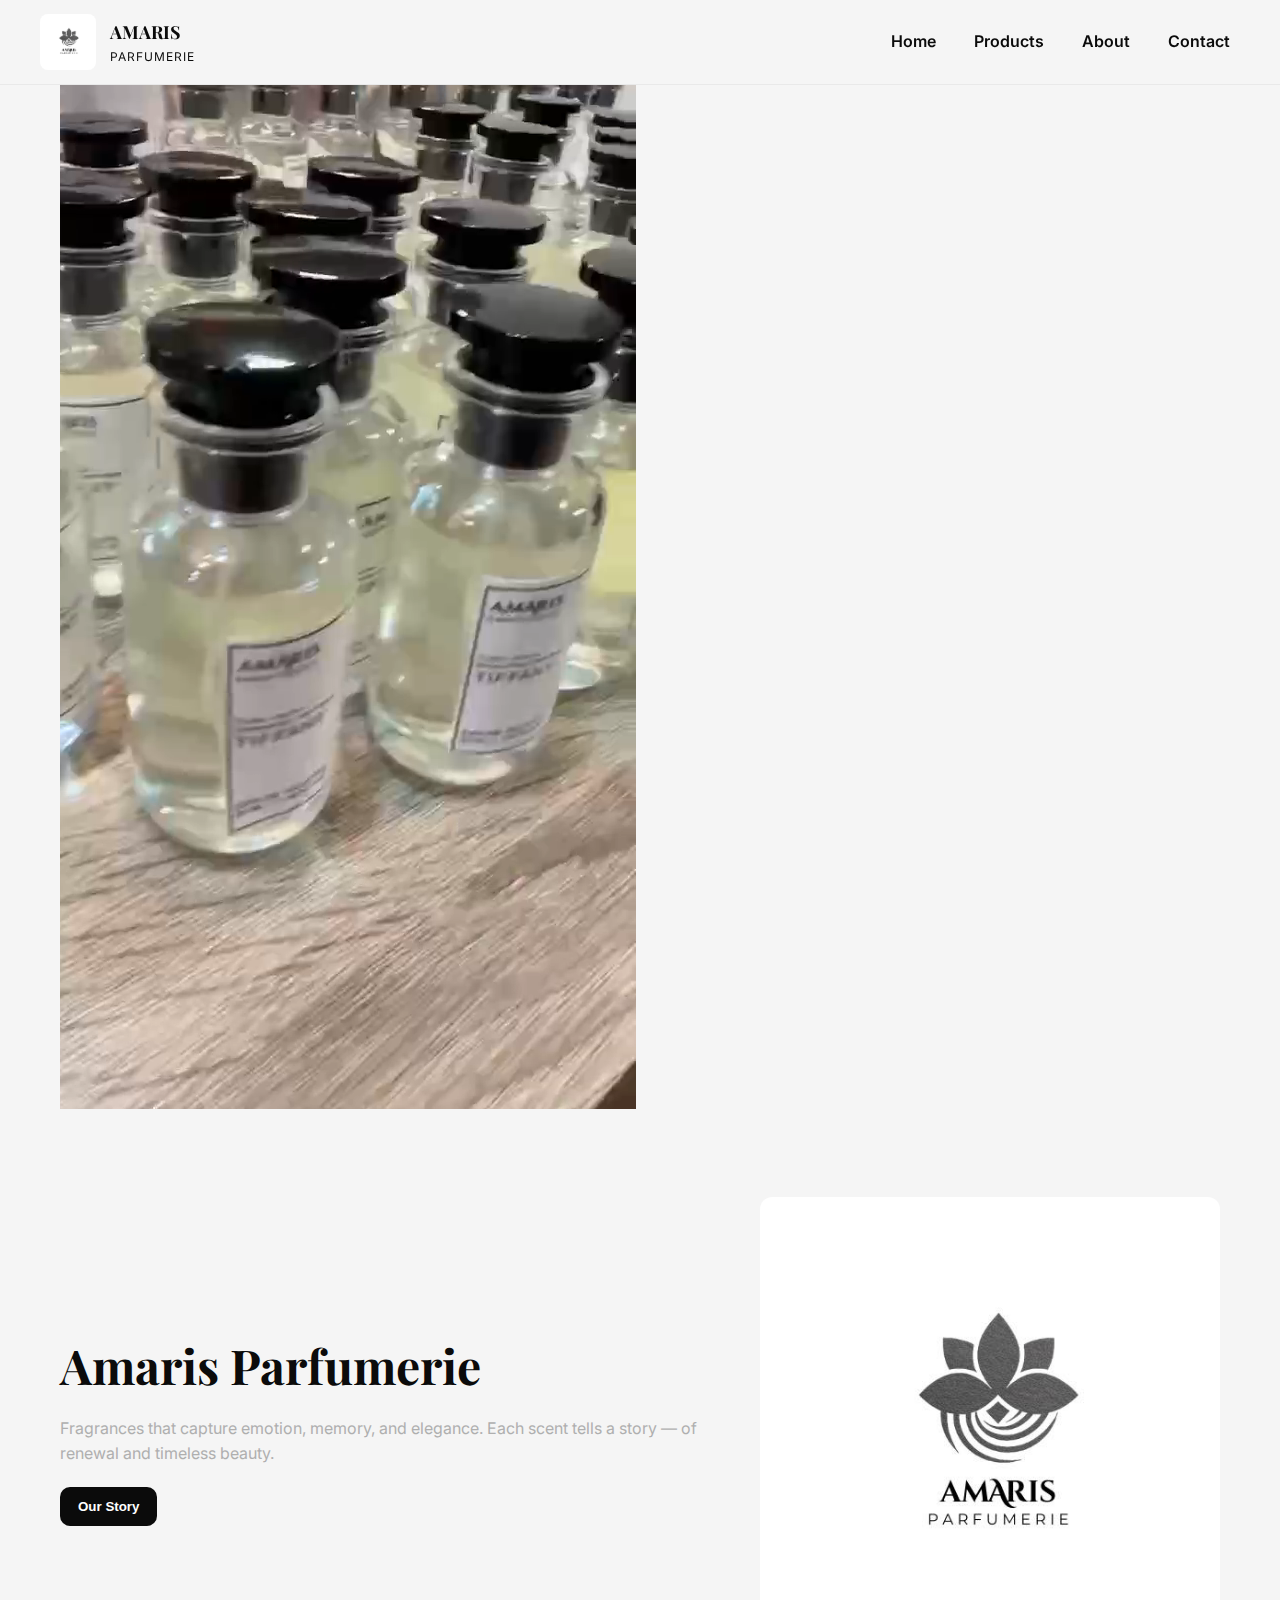
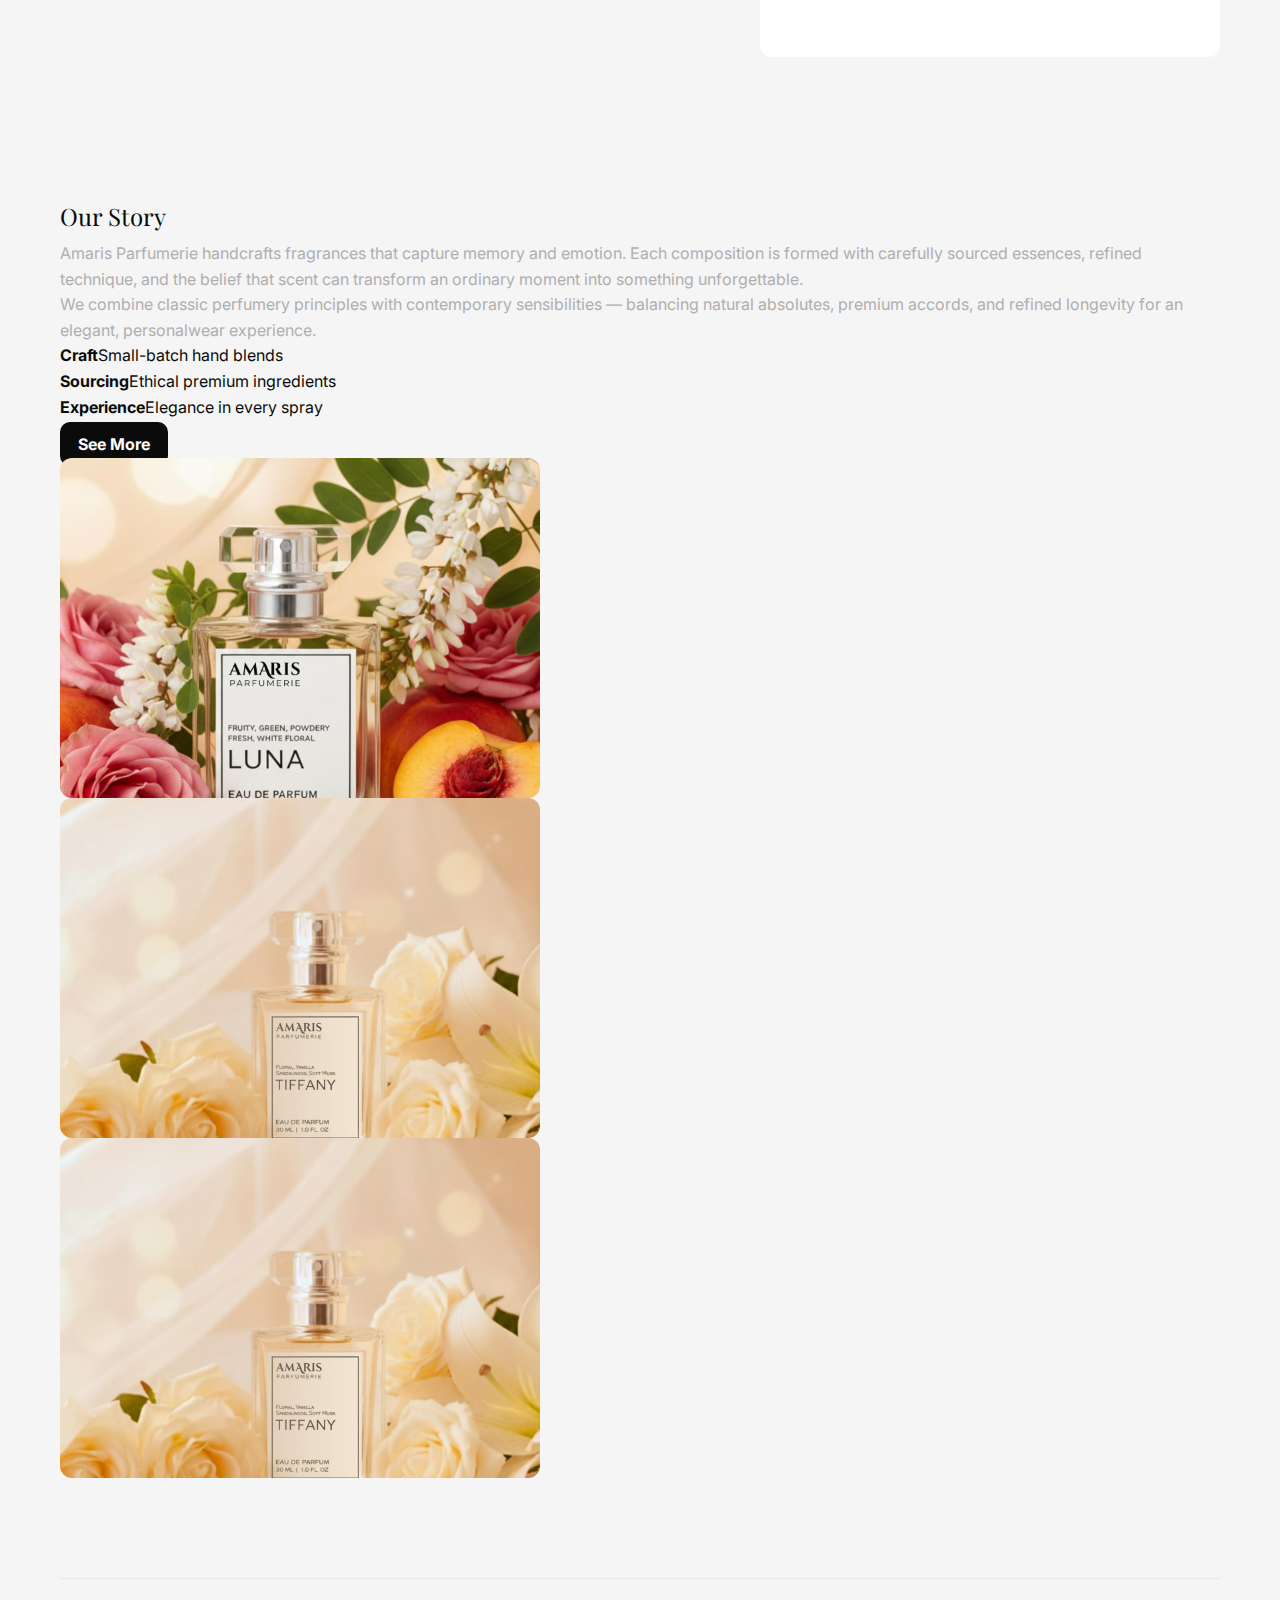
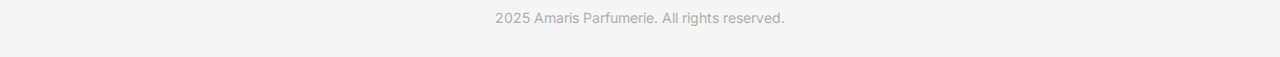
<file: index.html>
<!doctype html>
<html lang="en">
<head>
  <meta charset="utf-8" />
  <meta name="viewport" content="width=device-width, initial-scale=1" />
  <title>Amaris Parfumerie</title>
  <meta name="description" content="Amaris Parfumerie — handcrafted fragrances that embody elegance, memory, and transformation." />
  <link href="https://fonts.googleapis.com/css2?family=Playfair+Display:wght@400;700&family=Inter:wght@300;400;600&display=swap" rel="stylesheet">
  <link rel="stylesheet" href="style.css">
  <link rel="stylesheet" href="home.css">
</head>


    <body>
        <header>
            <div class="container topbar">
      <div class="brand">
        <div class="logo">
          
          <img src="assets/amaris.jpg" alt="Amaris Parfumerie logo">
        </div>
        <div>
          <div class="brand-name">AMARIS</div>
          <div style="font-size:12px;letter-spacing:1px;">PARFUMERIE</div>
        </div>
      </div>

      <nav>
        <a class="nav-link" href="index.html">Home</a>
        <a class="nav-link" href="products.html">Products</a>
        <a class="nav-link" href="about.html">About</a>
        <a class="nav-link" href="contact.html">Contact</a>
      </nav>
      <button class="menu-toggle">☰</button>
    </div>
        </header>

        <main class="container">

          <video autoplay muted loop id="bgVideo">
  <source src="Video.mp4.mp4" type="video/mp4">
</video>


    <section id="home" class="main">
      <div>
        <h1>Amaris Parfumerie</h1>
        <p>Fragrances that capture emotion, memory, and elegance. Each scent tells a story — of renewal and timeless beauty.</p>
        <div class="actions">
           <button class="btn btn-primary" onclick="document.getElementById('about').scrollIntoView({behavior:'smooth'})">Our Story</button>
        </div>
      </div>

      <div class="flagship">
       
        <img src="assets/amaris.jpg" alt="Amaris flagship fragrance">
      </div>
    </section>

    <section id="about" class="section about">
      <div class="about-grid">
        <div class="about-content">
          <div class="section-title">Our Story</div>
          <p class="lead"><span class="dropcap">A</span>maris Parfumerie handcrafts fragrances that capture memory and emotion. Each composition is formed with carefully sourced essences, refined technique, and the belief that scent can transform an ordinary moment into something unforgettable.</p>
          <p class="muted">We combine classic perfumery principles with contemporary sensibilities — balancing natural absolutes, premium accords, and refined longevity for an elegant, personalwear experience.</p>

          <div class="story-highlights">
            <div class="highlight"><strong>Craft</strong><span>Small-batch hand blends</span></div>
            <div class="highlight"><strong>Sourcing</strong><span>Ethical premium ingredients</span></div>
            <div class="highlight"><strong>Experience</strong><span>Elegance in every spray</span></div>
          </div>

          <div style="margin-top:12px;">
            <a class="btn btn-primary" href="products.html">See More</a>
          </div>
        </div>

        <div class="about-media">
          <div class="media-grid">
            <img src="assets/Luna.jpg" alt="Luna fragrance">
            <img src="assets/picture3.jpg" alt="Crafting fragrance">
            <img src="assets/Tiffany.jpg" alt="Fragrance bottle">
          </div>
        </div>
      </div>
    </section>

    <footer>
		2025 Amaris Parfumerie. All rights reserved.
	</footer>

      </main>

    </body>
</html>
</file>
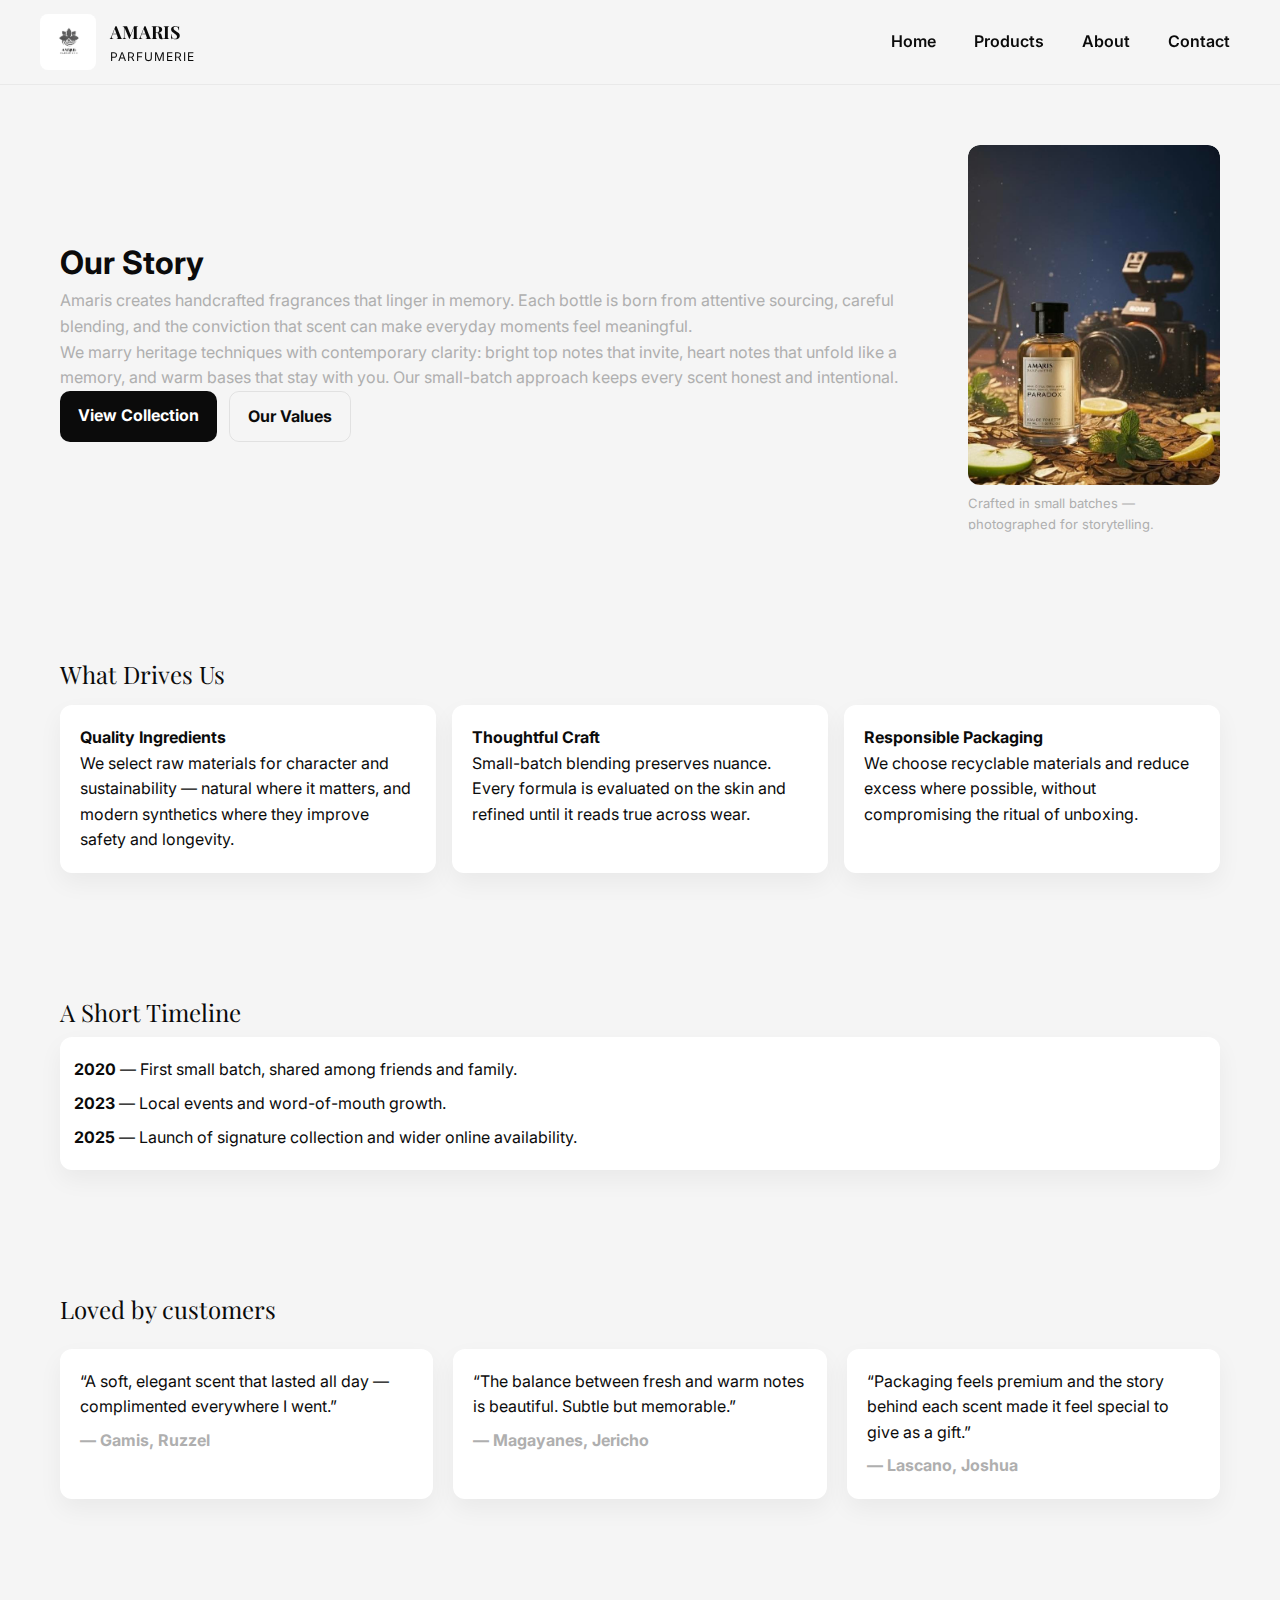
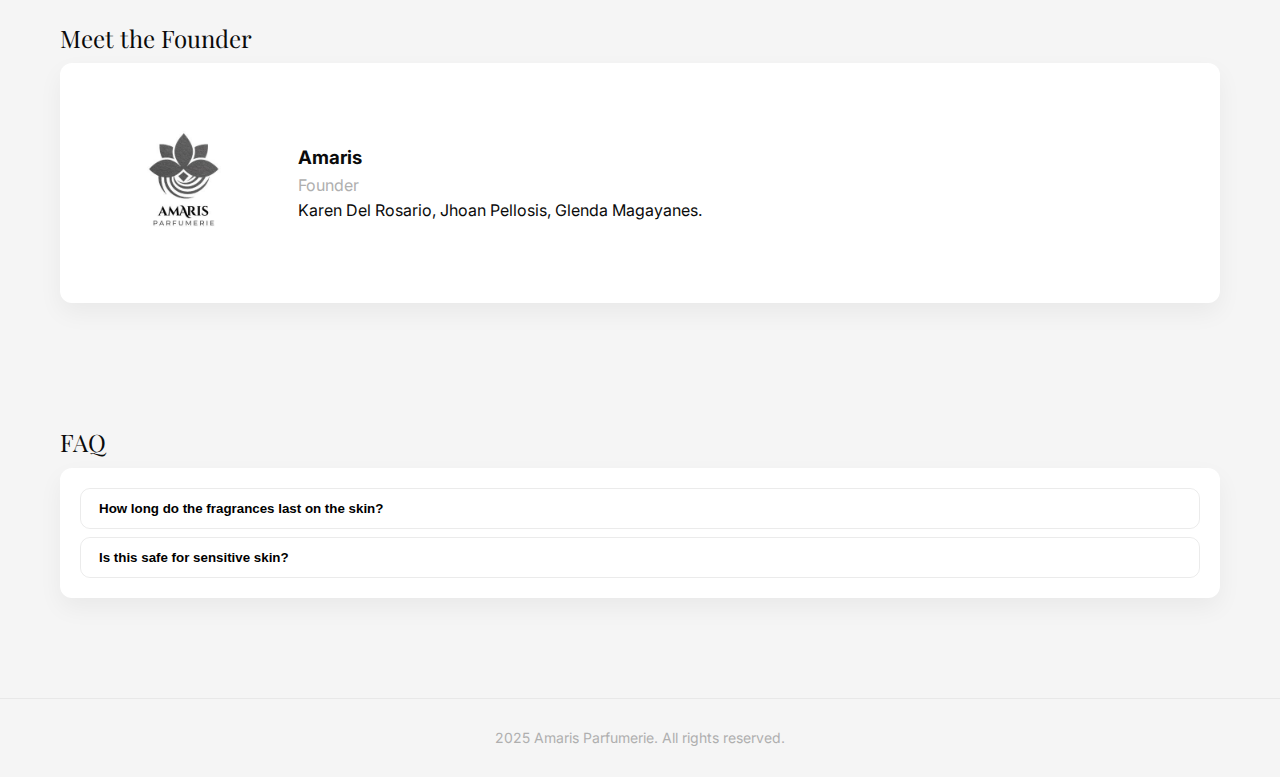
<file: about.html>
<!doctype html>
<html lang="en">
<head>
	<meta charset="utf-8" />
	<meta name="viewport" content="width=device-width, initial-scale=1" />
	<title>About — Amaris Parfumerie</title>
	<meta name="description" content="About Amaris Parfumerie — handcrafted fragrances that embody elegance, memory, and transformation." />
	<link href="https://fonts.googleapis.com/css2?family=Playfair+Display:wght@400;700&family=Inter:wght@300;400;600&display=swap" rel="stylesheet">
	<link rel="stylesheet" href="style.css">
	<link rel="stylesheet" href="about.css">
</head>

<body>

	<input type="checkbox" id="nav-toggle" style="display:none;">
	<header>
		<div class="container topbar">
			<div class="brand">
				<div class="logo">
					<img src="assets/amaris.jpg" alt="Amaris Parfumerie logo">
				</div>
				<div>
					<div class="brand-name">AMARIS</div>
					<div style="font-size:12px;letter-spacing:1px;">PARFUMERIE</div>
				</div>
			</div>

			<nav>
				<a class="nav-link" href="index.html">Home</a>
				<a class="nav-link" href="products.html">Products</a>
				<a class="nav-link active" href="about.html">About</a>
				<a class="nav-link" href="contact.html">Contact</a>
			</nav>
			<label for="nav-toggle" class="menu-toggle">☰</label>
		</div>
	</header>

	<main id="main" class="container">
		<section class="section-hero about" aria-labelledby="our-story">
			<div>
				<h1 id="our-story">Our Story</h1>
				<p class="lead">Amaris creates handcrafted fragrances that linger in memory. Each bottle is born from attentive sourcing, careful blending, and the conviction that scent can make everyday moments feel meaningful.</p>

				<p>We marry heritage techniques with contemporary clarity: bright top notes that invite, heart notes that unfold like a memory, and warm bases that stay with you. Our small-batch approach keeps every scent honest and intentional.</p>

				<div class="actions" aria-hidden="false">
					<a class="btn btn-primary" href="products.html">View Collection</a>
					<a class="btn btn-outline" href="#values">Our Values</a>
				</div>
			</div>

			<figure class="about-image">
				<img src="assets/picture.jpg" alt="Three Amaris fragrance bottles on a neutral background">
				<figcaption class="muted">Crafted in small batches — photographed for storytelling.</figcaption>
			</figure>
		</section>

		<section id="values" class="section values" aria-labelledby="values-title">
			<div class="section-title" id="values-title">What Drives Us</div>
			<div class="values-grid">
				<div class="card">
					<h4>Quality Ingredients</h4>
					<p>We select raw materials for character and sustainability — natural where it matters, and modern synthetics where they improve safety and longevity.</p>
				</div>

				<div class="card">
					<h4>Thoughtful Craft</h4>
					<p>Small-batch blending preserves nuance. Every formula is evaluated on the skin and refined until it reads true across wear.</p>
				</div>

				<div class="card">
					<h4>Responsible Packaging</h4>
					<p>We choose recyclable materials and reduce excess where possible, without compromising the ritual of unboxing.</p>
				</div>
			</div>
		</section>

		<section class="section story" aria-labelledby="timeline-title">
			<div class="section-title" id="timeline-title">A Short Timeline</div>
			<ul class="card" style="list-style:none;padding-left:14px;">
				<li><strong>2020</strong> — First small batch, shared among friends and family.</li>
				<li style="margin-top:8px;"><strong>2023</strong> — Local events and word-of-mouth growth.</li>
				<li style="margin-top:8px;"><strong>2025</strong> — Launch of signature collection and wider online availability.</li>
			</ul>
		</section>

		<section class="section" aria-labelledby="testimonials-title">
			<div class="section-title" id="testimonials-title">Loved by customers</div>
			<div class="products-grid">
				<div class="product card">
					<p>“A soft, elegant scent that lasted all day — complimented everywhere I went.”</p>
					<div class="muted" style="margin-top:8px;font-weight:700;">— Gamis, Ruzzel</div>
				</div>

				<div class="product card">
					<p>“The balance between fresh and warm notes is beautiful. Subtle but memorable.”</p>
					<div class="muted" style="margin-top:8px;font-weight:700;">— Magayanes, Jericho</div>
				</div>

				<div class="product card">
					<p>“Packaging feels premium and the story behind each scent made it feel special to give as a gift.”</p>
					<div class="muted" style="margin-top:8px;font-weight:700;">— Lascano, Joshua</div>
				</div>
			</div>
		</section>

		<section class="section team" aria-labelledby="founder-title">
			<div class="section-title" id="founder-title">Meet the Founder</div>
			<div class="team-grid card" style="display:grid;grid-template-columns:200px 1fr;gap:18px;align-items:center;">
				<img src="assets/amaris.jpg" alt="Portrait of Amaris" style="width:200px;height:200px;object-fit:cover;border-radius:12px;">
				<div>
					<h3>Amaris</h3>
					<p class="muted">Founder</p>
					<p>Karen Del Rosario, 
Jhoan Pellosis, 
Glenda Magayanes.
</p>
				</div>
			</div>
		</section>

		
<section class="section" aria-labelledby="faq-title">
    <div class="section-title" id="faq-title">FAQ</div>
    <div class="card" id="faq">

        <button class="btn btn-outline" data-toggle="q1" aria-expanded="false"
            style="display:block;width:100%;text-align:left;margin-bottom:8px;">How long do the fragrances last on the skin?</button>
        <div id="q1" class="muted" hidden>
            Most of our scents last 6–8 hours on skin; longevity varies by skin chemistry and application.
        </div>

        <button class="btn btn-outline" data-toggle="q2" aria-expanded="false"
            style="display:block;width:100%;text-align:left;margin-top:8px;">Is this safe for sensitive skin?</button>
        <div id="q2" class="muted" hidden>
            Yes, this perfume is generally safe for sensitive skin, but it's still best to patch-test first to be sure.
        </div>

    </div>
</section>

<script>
document.querySelectorAll("[data-toggle]").forEach(btn => {
    btn.addEventListener("click", () => {
        const targetID = btn.getAttribute("data-toggle");
        const target = document.getElementById(targetID);

        target.hidden = !target.hidden;
        btn.setAttribute("aria-expanded", !target.hidden);
    });
});
</script>
	</main>

	<footer>
		2025 Amaris Parfumerie. All rights reserved.
	</footer>

	
</body>
</html>
</file>
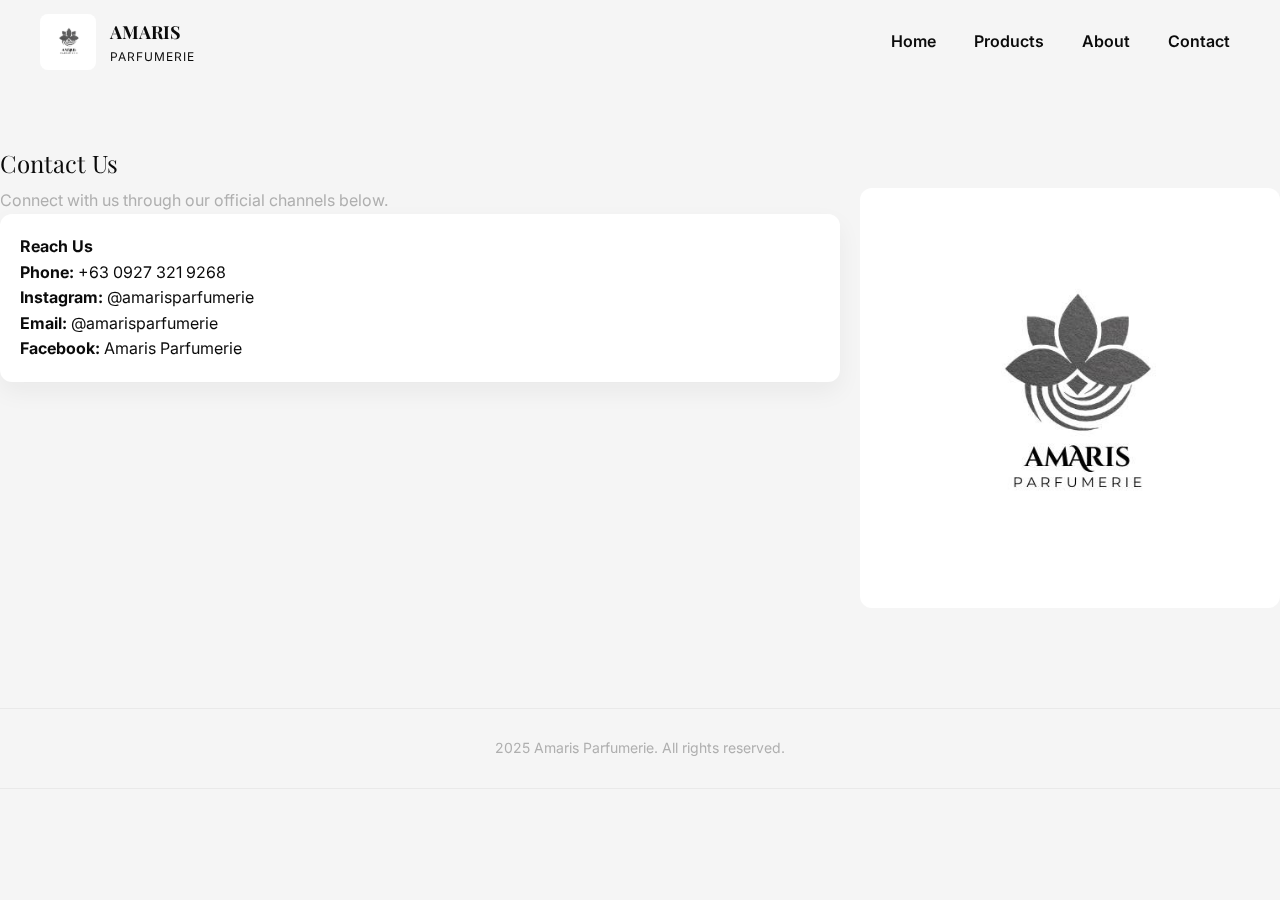
<file: contact.html>
<!doctype html>
<html lang="en">
<head>
  <meta charset="utf-8" />
  <meta name="viewport" content="width=device-width, initial-scale=1" />
  <title>Amaris Parfumerie</title>
  <meta name="description" content="Amaris Parfumerie — handcrafted fragrances that embody elegance, memory, and transformation." />
  <link href="https://fonts.googleapis.com/css2?family=Playfair+Display:wght@400;700&family=Inter:wght@300;400;600&display=swap" rel="stylesheet">
  <link rel="stylesheet" href="style.css">
</head>


    <body>
        <header>
            <div class="container topbar">
      <div class="brand">
        <div class="logo">
         
          <img src="assets/amaris.jpg" alt="Amaris Parfumerie logo">
        </div>
        <div>
          <div class="brand-name">AMARIS</div>
          <div style="font-size:12px;letter-spacing:1px;">PARFUMERIE</div>
        </div>
      </div>

      <nav>
        <a class="nav-link" href="index.html">Home</a>
        <a class="nav-link" href="products.html">Products</a>
        <a class="nav-link" href="about">About</a>
        <a class="nav-link" href="contact.html">Contact</a>
      </nav>
      <button class="menu-toggle">☰</button>
    </div>
      
    <section id="contact">
      <div class="section-title">Contact Us</div>
      <div class="contact-grid">
        <div>
          <p class="muted">Connect with us through our official channels below.</p>

          <div class="card">
            <h4>Reach Us</h4>
            <p>
               <strong>Phone:</strong> 
              +63 0927 321 9268

            </p>

            <p>
               <strong>Instagram:</strong> 

              <a href="https://www.instagram.com/amaris.parfumerie?igsh=MXYzNHcyaG1ra2Z6dQ==" target="_blank">@amarisparfumerie</a>
            </p>

             <p>
               <strong>Email:</strong> 
             
              <a href="https://instagram.com/amarisparfumerie" target="_blank">@amarisparfumerie</a>
            </p>


            <p>
               <strong>Facebook:</strong> 
              
              <a href="https://facebook.com/amarisparfumerie" target="_blank">Amaris Parfumerie</a>
            </p>
          </div>
        </div>

        
        <img src="assets/amaris.jpg" alt="Contact Amaris Parfumerie" style="border-radius:12px;object-fit:cover;width:100%;height:100%;">
      </div>
    </section>
  </main>

  <footer>
     2025 Amaris Parfumerie. All rights reserved.
  </footer>


    </body>
</html>
</file>
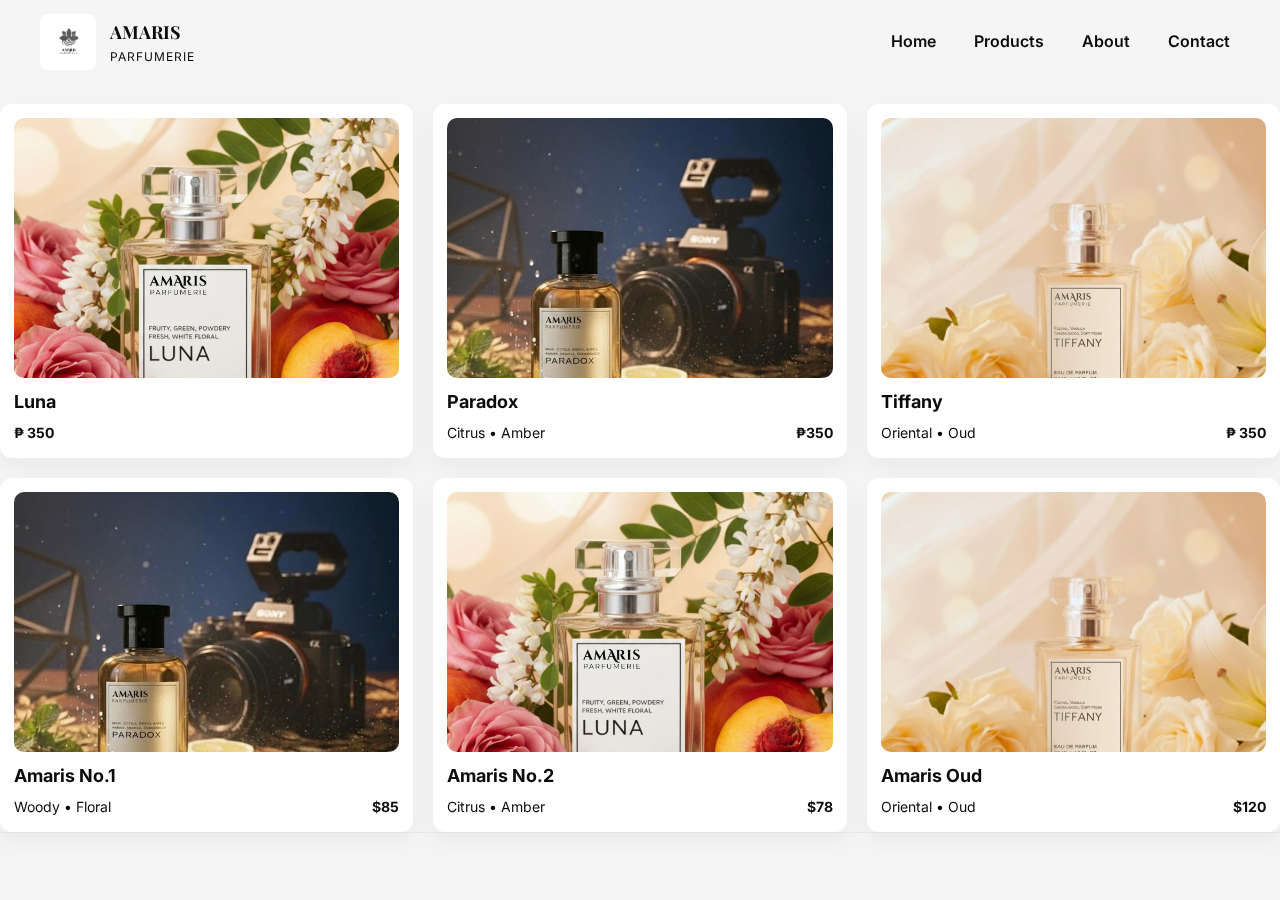
<file: products.html>
<!doctype html>
<html lang="en">
<head>
  <meta charset="utf-8" />
  <meta name="viewport" content="width=device-width, initial-scale=1" />
  <title>Amaris Parfumerie</title>
  <meta name="description" content="Amaris Parfumerie — handcrafted fragrances that embody elegance, memory, and transformation." />
  <link href="https://fonts.googleapis.com/css2?family=Playfair+Display:wght@400;700&family=Inter:wght@300;400;600&display=swap" rel="stylesheet">
  <link rel="stylesheet" href="style.css">
  <link rel="stylesheet" href="product.css">
</head>


    <body>
        <header>
            <div class="container topbar">
      <div class="brand">
        <div class="logo">
         
          <img src="assets/amaris.jpg" alt="Amaris Parfumerie logo">
        </div>
        <div>
          <div class="brand-name">AMARIS</div>
          <div style="font-size:12px;letter-spacing:1px;">PARFUMERIE</div>
        </div>
      </div>

      <nav>
        <a class="nav-link" href="index.html">Home</a>
        <a class="nav-link" href="products.html">Products</a>
        <a class="nav-link" href="about.html">About</a>
        <a class="nav-link" href="contact.html">Contact</a>
      </nav>
      <button class="menu-toggle">☰</button>
    </div>
      
   
   
      <div class="products-grid">
        <div class="product">
      
          <img src="assets/Luna.jpg" alt="Luna">
          <h4>Luna</h4>
          <div class="meta">
            
            <span class="price">₱ 350</span>
          </div>
        </div>

        <div class="product">
          
          <img src="assets/Paradox.jpg" alt="Paradox">
          <h4>Paradox</h4>
          <div class="meta">
            <span>Citrus • Amber</span>
            <span class="price">₱350</span>
          </div>
        </div>

        <div class="product">
        
          <img src="assets/Tiffany.jpg" alt="Tiffany">
          <h4>Tiffany</h4>
          <div class="meta">
            <span>Oriental • Oud</span>
            <span class="price">₱ 350</span>
          </div>
        </div>
      </div>
      <div class="products-grid">
        <div class="product">
      
          <img src="assets/picture.jpg" alt="Amaris No.1">
          <h4>Amaris No.1</h4>
          <div class="meta">
            <span>Woody • Floral</span>
            <span class="price">$85</span>
          </div>
        </div>

        <div class="product">
          
          <img src="assets/picture2.jpg" alt="Amaris No.2">
          <h4>Amaris No.2</h4>
          <div class="meta">
            <span>Citrus • Amber</span>
            <span class="price">$78</span>
          </div>
        </div>

        <div class="product">
        
          <img src="assets/picture3.jpg" alt="Amaris Oud">
          <h4>Amaris Oud</h4>
          <div class="meta">
            <span>Oriental • Oud</span>
            <span class="price">$120</span>
          </div>
        </div>
    </section>


    </body>
</html>
</file>
<file: style.css>
:root{
  --bg: #F5F5F5;
  --text: #0b0b0b;
  --muted: #AFAFAF;
  --accent: #D5BFA3;
  --card: #FFFFFF;
  --radius: 12px;
  --max-width: 1200px;
}

*{box-sizing:border-box;margin:0;padding:0;}
body{
  font-family: 'Inter', sans-serif;
  background: var(--bg);
  color: var(--text);
  line-height: 1.6;
  -webkit-font-smoothing: antialiased;
}
a{text-decoration:none;color:inherit;}
img{display:block;max-width:100%;}
.container{max-width: var(--max-width);margin: 0 auto;padding: 0 20px;}


header{
  position: sticky;
  top: 0;
  z-index: 50;
  background: rgba(245,245,245,0.8);
  backdrop-filter: blur(6px);
  border-bottom: 1px solid rgba(0,0,0,0.05);
}
.topbar{
  display:flex;
  align-items:center;
  justify-content:space-between;
  padding:14px 0;
}
.brand{display:flex;align-items:center;gap:14px;}
.logo{
  width:56px;height:56px;border-radius:8px;overflow:hidden;
}
.logo img{width:100%;height:100%;object-fit:contain;}
.brand-name{font-family:'Playfair Display';font-weight:700;font-size:18px;}
nav{display:flex;gap:18px;align-items:center;font-weight:600;}
.nav-link{padding:8px 10px;border-radius:8px;}
.nav-link:hover{background:rgba(0,0,0,0.05);}
.cta{background:var(--text);color:#fff;padding:10px 16px;border-radius:10px;font-weight:700;}
.menu-toggle{display:none;}
@media(max-width:880px){
  nav{display:none;}
  .menu-toggle{display:inline-flex;align-items:center;gap:8px;background:none;border:none;cursor:pointer;}
}


.main{
  display:grid;
  grid-template-columns:1fr 460px;
  gap:40px;
  align-items:center;
  padding:80px 0;
}
.main h1{
  font-family:'Playfair Display',serif;
  font-size:48px;
  margin-bottom:12px;
}
.main p{color:var(--muted);margin-bottom:20px;}
.actions{display:flex;gap:12px;}
.btn{padding:12px 18px;border-radius:10px;font-weight:700;cursor:pointer;border:0;}
.btn-outline{background:transparent;border:1px solid rgba(0,0,0,0.08);}
.btn-primary{background:var(--text);color:#fff;}
.flagship{
  height:460px;border-radius:12px;overflow:hidden;
}
.flagship img{width:100%;height:100%;object-fit:cover;}
@media(max-width:880px){
  .main{grid-template-columns:1fr;}
  .flagship{height:340px;margin-top:20px;}
}


section{padding:60px 0;}
.section-title{font-family:'Playfair Display';font-size:24px;margin-bottom:6px;}
.muted{color:var(--muted);}
.products-grid{display:grid;grid-template-columns:repeat(auto-fit,minmax(280px,1fr));gap:20px;margin-top:20px;}
.product{
  background:var(--card);padding:14px;border-radius:12px;box-shadow:0 10px 25px rgba(0,0,0,0.05);
  transition:transform .3s,box-shadow .3s;cursor:pointer;
}
.product:hover{transform:translateY(-5px);box-shadow:0 18px 35px rgba(0,0,0,0.1);}
.product img{
  width:100%;height:260px;object-fit:cover;border-radius:10px;
}
.product h4{margin:10px 0 5px;font-size:18px;}
.meta{display:flex;justify-content:space-between;align-items:center;font-size:14px;}
.price{font-weight:700;}


.about{display:flex;gap:28px;align-items:center;}
.about img{
  width:480px;height:340px;object-fit:cover;border-radius:12px;
}
.about p{color:var(--muted);}
@media(max-width:880px){.about{flex-direction:column}.about img{width:100%;height:280px;}}


.contact-grid{display:grid;grid-template-columns:1fr 420px;gap:20px;}
.card{background:var(--card);padding:20px;border-radius:12px;box-shadow:0 10px 25px rgba(0,0,0,0.05);}
label{display:block;margin-bottom:6px;font-weight:600;}
input,textarea{width:100%;padding:12px;border:1px solid rgba(0,0,0,0.08);border-radius:8px;margin-bottom:12px;}
textarea{min-height:120px;resize:vertical;}


footer{
  padding:28px 0;
  border-top:1px solid rgba(0,0,0,0.05);
  margin-top:40px;
  text-align:center;
  color:var(--muted);
  font-size:14px;
}
</file>
<file: home.css>
.main{
  display:grid;
  grid-template-columns:1fr 460px;
  gap:40px;
  align-items:center;
  padding:80px 0;
}
.main h1{
  font-family:'Playfair Display',serif;
  font-size:48px;
  margin-bottom:12px;
}
.main p{color:var(--muted);margin-bottom:20px;}
.actions{display:flex;gap:12px;}
.btn{padding:12px 18px;border-radius:10px;font-weight:700;cursor:pointer;border:0;}
.btn-outline{background:transparent;border:1px solid rgba(0,0,0,0.08);}
.btn-primary{background:var(--text);color:#fff;}

.flagship{
  height:460px;border-radius:12px;overflow:hidden;
}
.flagship img{width:100%;height:100%;object-fit:cover;}

@media(max-width:880px){
  .main{grid-template-columns:1fr;}
  .flagship{height:340px;margin-top:20px;}
}
</file>
<file: about.css>
.about{
  display:flex;
  gap:28px;
  align-items:center;
}
.about img{
  width:480px;
  height:340px;
  object-fit:cover;
  border-radius:12px;
}
.about p{color:var(--muted);}
.about-image{border-radius:12px;overflow:hidden;}
.about-image figcaption{font-size:13px;color:var(--muted);margin-top:8px;}

@media(max-width:880px){
  .about{flex-direction:column}
  .about img{width:100%;height:280px;}
}

.values-grid{
  display:grid;
  grid-template-columns:repeat(auto-fit,minmax(220px,1fr));
  gap:16px;
  margin-top:12px;
}

.team-grid{
  display:grid;
  grid-template-columns:200px 1fr;
  gap:18px;
  align-items:center;
}

@media(max-width:880px){
  .team-grid{grid-template-columns:1fr;}
  .values-grid{grid-template-columns:1fr;}
}

@media(max-width:768px){
  .about{gap:16px;}
  .about img{width:100%;height:260px;}
  .team-grid{gap:12px;}
  .values-grid{gap:12px;}
  .card{padding:16px;}
  .product{padding:12px;}
}

@media(max-width:640px){
  .about{gap:12px;}
  .about img{height:220px;}
  .team-grid img{width:100%;height:200px;border-radius:10px;}
  .card{padding:12px;border-radius:10px;box-shadow:0 6px 16px rgba(0,0,0,0.04);}
  .product{padding:10px;}
  .product img{height:180px;}
  .product h4{font-size:15px;}
  .section-title{font-size:18px;}
}

@media(max-width:480px){
  .about{gap:10px;}
  .about img{height:180px;}
  .team-grid img{height:160px;}
  .card{padding:10px;border-radius:8px;}
  .product img{height:150px;}
  .product h4{font-size:14px;}
  .product p{font-size:13px;}
  .section-title{font-size:16px;margin-bottom:4px;}
}
</file>
<file: product.css>
.products-grid{
  display:grid;
  grid-template-columns:repeat(auto-fit,minmax(280px,1fr));
  gap:20px;
  margin-top:20px;
}

.product{
  background:var(--card);
  padding:14px;
  border-radius:12px;
  box-shadow:0 10px 25px rgba(0,0,0,0.05);
  transition:transform .3s,box-shadow .3s;
  cursor:pointer;
}
.product:hover{
  transform:translateY(-5px);
  box-shadow:0 18px 35px rgba(0,0,0,0.1);
}
.product img{
  width:100%;
  height:260px;
  object-fit:cover;
  border-radius:10px;
}
.product h4{margin:10px 0 5px;font-size:18px;}

.meta{
  display:flex;
  justify-content:space-between;
  align-items:center;
  font-size:14px;
}
.price{font-weight:700;}
</file>
